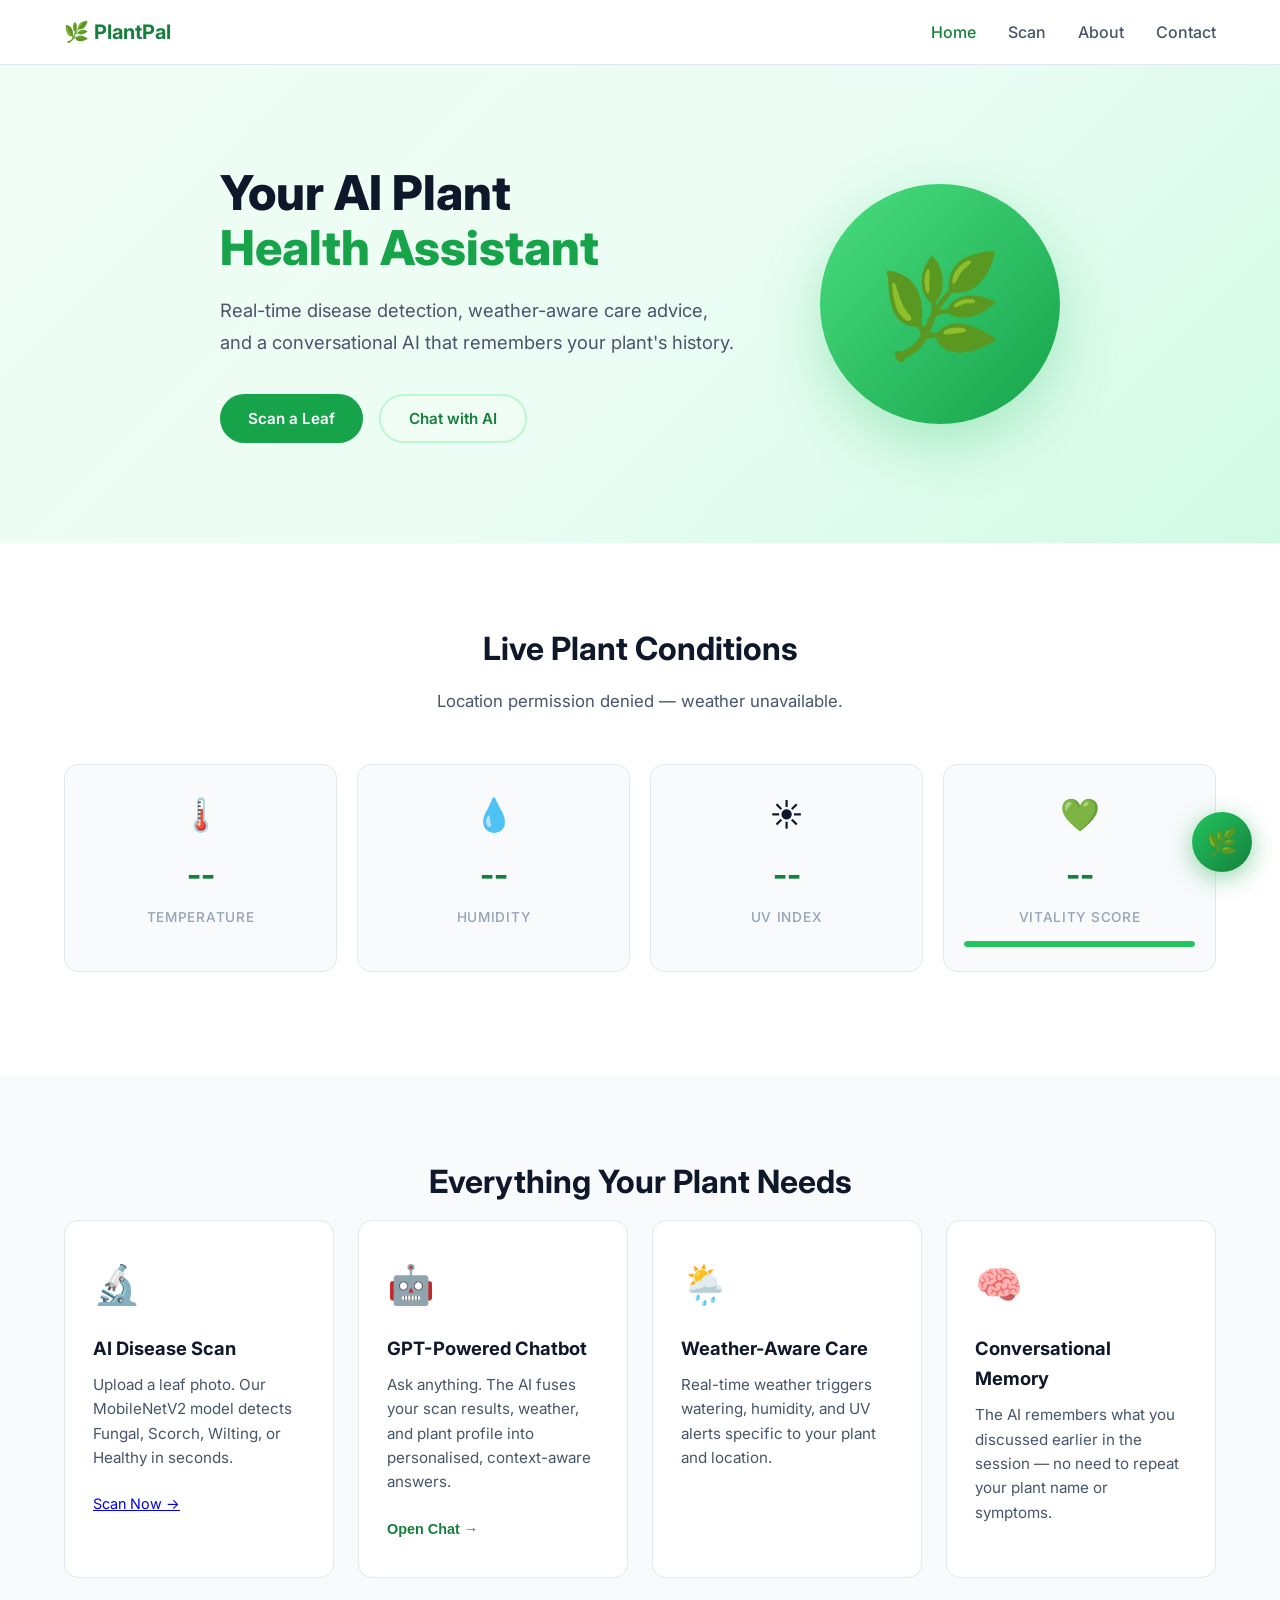
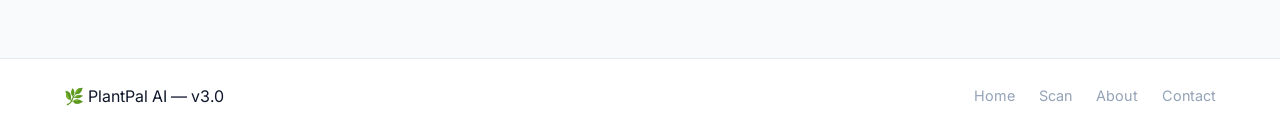
<file: frontend/index.html>
<!DOCTYPE html>
<html lang="en">
<head>
  <meta charset="UTF-8" />
  <meta name="viewport" content="width=device-width, initial-scale=1.0" />
  <title>PlantPal — AI Plant Health Assistant</title>
  <link rel="stylesheet" href="css/main.css" />
  <link rel="stylesheet" href="css/chatbot.css" />
  <link rel="preconnect" href="https://fonts.googleapis.com" />
  <link href="https://fonts.googleapis.com/css2?family=Inter:wght@300;400;500;600;700&display=swap" rel="stylesheet" />
</head>
<body>

<!-- NAV -->
<nav class="navbar">
  <div class="nav-inner">
    <a href="index.html" class="nav-logo">🌿 PlantPal</a>
    <ul class="nav-links">
      <li><a href="index.html" class="active">Home</a></li>
      <li><a href="scanner.html">Scan</a></li>
      <li><a href="about.html">About</a></li>
      <li><a href="contact.html">Contact</a></li>
    </ul>
    <button class="nav-toggle" id="nav-toggle" aria-label="Menu">☰</button>
  </div>
</nav>

<!-- HERO -->
<section class="hero">
  <div class="hero-content">
    <h1>Your AI Plant<br /><span class="hero-accent">Health Assistant</span></h1>
    <p>Real-time disease detection, weather-aware care advice, and a conversational AI that remembers your plant's history.</p>
    <div class="hero-cta">
      <a href="scanner.html" class="btn btn-primary">Scan a Leaf</a>
      <button class="btn btn-secondary" id="hero-chat-btn">Chat with AI</button>
    </div>
  </div>
  <div class="hero-visual">
    <div class="hero-card">🌿</div>
  </div>
</section>

<!-- WEATHER DASHBOARD -->
<section class="section weather-section" id="weather-section">
  <div class="container">
    <h2 class="section-title">Live Plant Conditions</h2>
    <p class="section-sub" id="weather-location-label">Detecting your location…</p>
    <div class="weather-grid" id="weather-grid">
      <div class="weather-card" id="wc-temp">
        <div class="wc-icon">🌡️</div>
        <div class="wc-value" id="w-temp">--</div>
        <div class="wc-label">Temperature</div>
      </div>
      <div class="weather-card" id="wc-hum">
        <div class="wc-icon">💧</div>
        <div class="wc-value" id="w-hum">--</div>
        <div class="wc-label">Humidity</div>
      </div>
      <div class="weather-card" id="wc-uv">
        <div class="wc-icon">☀️</div>
        <div class="wc-value" id="w-uv">--</div>
        <div class="wc-label">UV Index</div>
      </div>
      <div class="weather-card vitality-card">
        <div class="wc-icon">💚</div>
        <div class="wc-value" id="w-vitality">--</div>
        <div class="wc-label">Vitality Score</div>
        <div class="vitality-bar-wrap">
          <div class="vitality-bar" id="vitality-bar"></div>
        </div>
      </div>
    </div>
    <div class="weather-risks" id="weather-risks"></div>
  </div>
</section>

<!-- QUICK FEATURES -->
<section class="section features-section">
  <div class="container">
    <h2 class="section-title">Everything Your Plant Needs</h2>
    <div class="features-grid">
      <div class="feature-card">
        <div class="feature-icon">🔬</div>
        <h3>AI Disease Scan</h3>
        <p>Upload a leaf photo. Our MobileNetV2 model detects Fungal, Scorch, Wilting, or Healthy in seconds.</p>
        <a href="scanner.html" class="feature-link">Scan Now →</a>
      </div>
      <div class="feature-card">
        <div class="feature-icon">🤖</div>
        <h3>GPT-Powered Chatbot</h3>
        <p>Ask anything. The AI fuses your scan results, weather, and plant profile into personalised, context-aware answers.</p>
        <button class="feature-link btn-link" id="feature-chat-btn">Open Chat →</button>
      </div>
      <div class="feature-card">
        <div class="feature-icon">🌦️</div>
        <h3>Weather-Aware Care</h3>
        <p>Real-time weather triggers watering, humidity, and UV alerts specific to your plant and location.</p>
      </div>
      <div class="feature-card">
        <div class="feature-icon">🧠</div>
        <h3>Conversational Memory</h3>
        <p>The AI remembers what you discussed earlier in the session — no need to repeat your plant name or symptoms.</p>
      </div>
    </div>
  </div>
</section>

<!-- CHATBOT -->
<div class="chatbot-overlay" id="chatbot-overlay"></div>
<div class="chatbot-panel" id="chatbot-panel" aria-label="PlantPal Chat">
  <div class="chatbot-header">
    <div class="chatbot-header-left">
      <span class="chatbot-avatar">🌿</span>
      <div>
        <div class="chatbot-title">PlantPal AI</div>
        <div class="chatbot-status" id="chatbot-status">Online</div>
      </div>
    </div>
    <div class="chatbot-header-right">
      <button class="chatbot-clear-btn" id="clear-chat" title="New conversation">↺</button>
      <button class="chatbot-close-btn" id="chatbot-close" title="Close">✕</button>
    </div>
  </div>

  <div class="chatbot-plant-bar" id="chatbot-plant-bar">
    <label for="plant-select">Your plant:</label>
    <select id="plant-select">
      <option value="">— Select plant —</option>
      <option value="monstera">Monstera</option>
      <option value="snake_plant">Snake Plant</option>
      <option value="pothos">Pothos</option>
      <option value="aloe_vera">Aloe Vera</option>
      <option value="peace_lily">Peace Lily</option>
      <option value="zz_plant">ZZ Plant</option>
      <option value="fiddle_leaf_fig">Fiddle Leaf Fig</option>
      <option value="spider_plant">Spider Plant</option>
      <option value="succulent">Succulent</option>
    </select>
  </div>

  <div class="chatbot-messages" id="chatbot-messages">
    <div class="chat-msg assistant">
      <span class="chat-bubble">
        Hi! I'm your AI Plant Agronomist. 🌿 Select your plant above and ask me anything — watering, disease, weather care, you name it. I'll remember what we discuss!
      </span>
    </div>
  </div>

  <div class="chatbot-suggestions" id="chatbot-suggestions">
    <button class="suggestion-chip" data-msg="How often should I water?">💧 Watering schedule</button>
    <button class="suggestion-chip" data-msg="Why are my leaves turning yellow?">🍂 Yellowing leaves</button>
    <button class="suggestion-chip" data-msg="What's the ideal humidity for my plant?">💨 Humidity guide</button>
    <button class="suggestion-chip" data-msg="My plant looks like it's dying, help!">🚨 Emergency help</button>
  </div>

  <div class="chatbot-input-row">
    <input type="text" id="chatbot-input" class="chatbot-input" placeholder="Ask about your plant…" autocomplete="off" />
    <button class="chatbot-send-btn" id="chatbot-send" aria-label="Send">➤</button>
  </div>
</div>

<!-- FAB -->
<button class="chat-fab" id="chat-fab" title="Open PlantPal Chat">
  <span class="fab-icon">🌿</span>
  <span class="fab-badge" id="fab-badge"></span>
</button>

<footer class="footer">
  <div class="container footer-inner">
    <span>🌿 PlantPal AI — v3.0</span>
    <nav class="footer-links">
      <a href="index.html">Home</a>
      <a href="scanner.html">Scan</a>
      <a href="about.html">About</a>
      <a href="contact.html">Contact</a>
    </nav>
  </div>
</footer>

<script src="js/chatbot.js"></script>
<script src="js/weather.js"></script>
<script>
  // Nav toggle
  document.getElementById("nav-toggle").addEventListener("click", () => {
    document.querySelector(".nav-links").classList.toggle("open");
  });

  // Hero / feature buttons → open chat
  ["hero-chat-btn","feature-chat-btn"].forEach(id => {
    const btn = document.getElementById(id);
    if (btn) btn.addEventListener("click", () => window.PlantPalChat && window.PlantPalChat.open());
  });
</script>
</body>
</html>
</file>
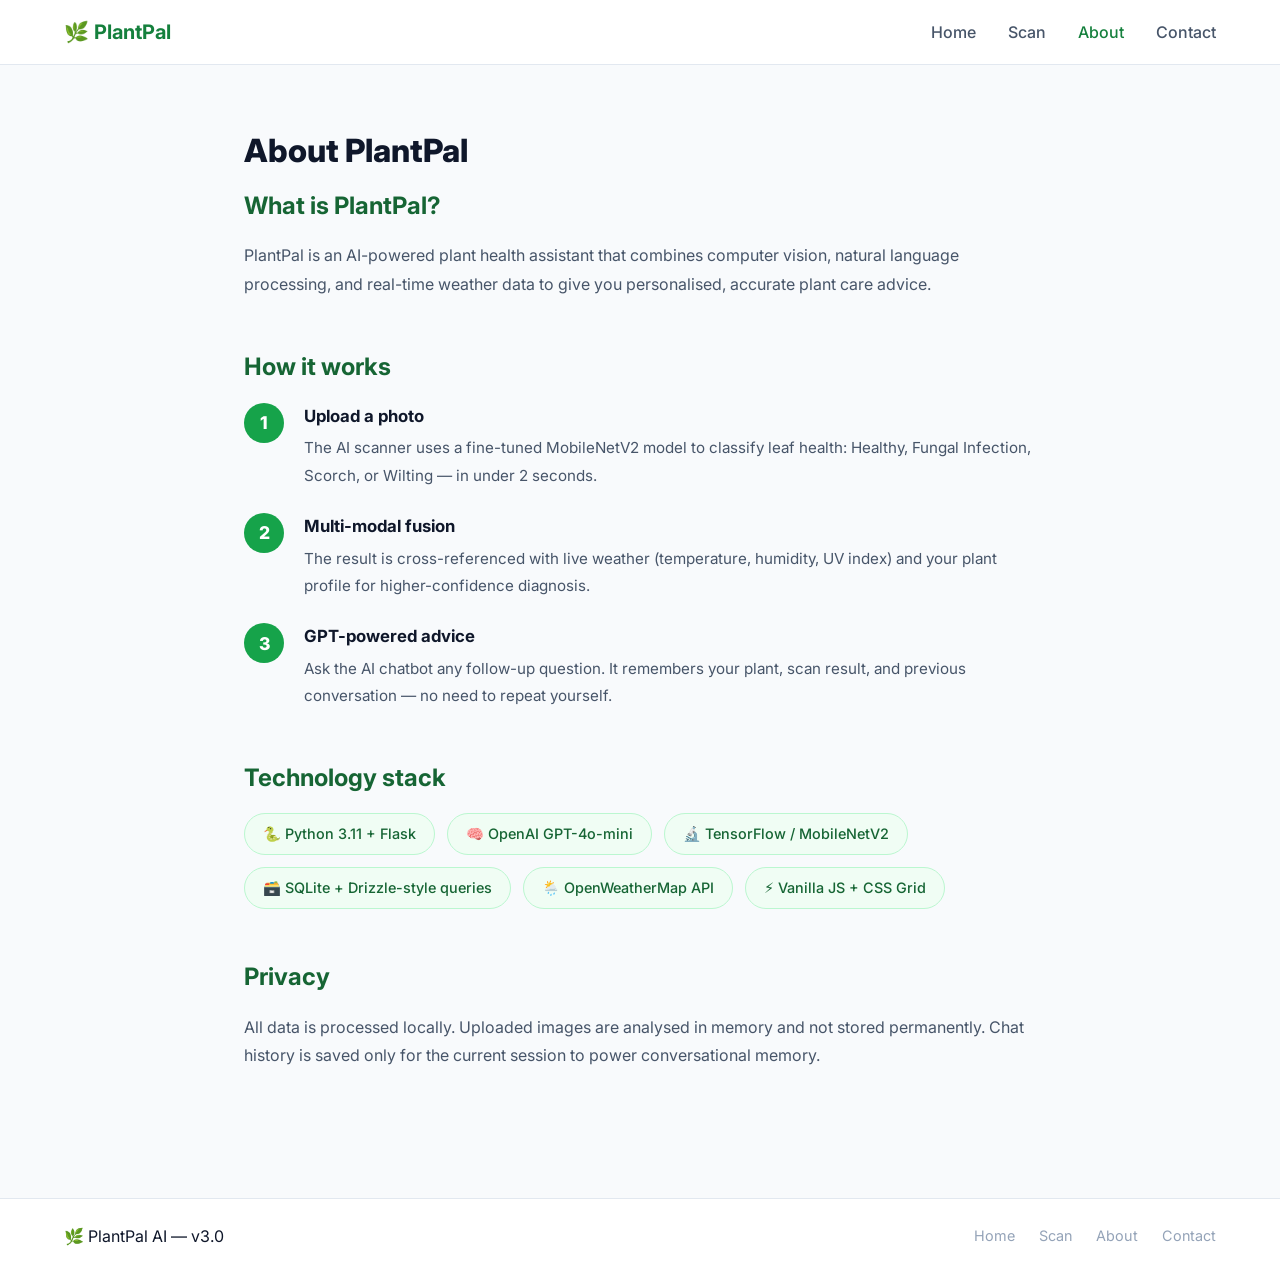
<file: frontend/about.html>
<!DOCTYPE html>
<html lang="en">
<head>
  <meta charset="UTF-8" />
  <meta name="viewport" content="width=device-width, initial-scale=1.0" />
  <title>PlantPal — About</title>
  <link rel="stylesheet" href="css/main.css" />
  <link href="https://fonts.googleapis.com/css2?family=Inter:wght@300;400;500;600;700&display=swap" rel="stylesheet" />
</head>
<body>
<nav class="navbar">
  <div class="nav-inner">
    <a href="index.html" class="nav-logo">🌿 PlantPal</a>
    <ul class="nav-links">
      <li><a href="index.html">Home</a></li>
      <li><a href="scanner.html">Scan</a></li>
      <li><a href="about.html" class="active">About</a></li>
      <li><a href="contact.html">Contact</a></li>
    </ul>
    <button class="nav-toggle" id="nav-toggle">☰</button>
  </div>
</nav>

<main class="container page-content">
  <h1 class="page-title">About PlantPal</h1>

  <section class="about-section">
    <h2>What is PlantPal?</h2>
    <p>PlantPal is an AI-powered plant health assistant that combines computer vision, natural language processing, and real-time weather data to give you personalised, accurate plant care advice.</p>
  </section>

  <section class="about-section">
    <h2>How it works</h2>
    <div class="how-grid">
      <div class="how-step">
        <div class="how-num">1</div>
        <div>
          <h3>Upload a photo</h3>
          <p>The AI scanner uses a fine-tuned MobileNetV2 model to classify leaf health: Healthy, Fungal Infection, Scorch, or Wilting — in under 2 seconds.</p>
        </div>
      </div>
      <div class="how-step">
        <div class="how-num">2</div>
        <div>
          <h3>Multi-modal fusion</h3>
          <p>The result is cross-referenced with live weather (temperature, humidity, UV index) and your plant profile for higher-confidence diagnosis.</p>
        </div>
      </div>
      <div class="how-step">
        <div class="how-num">3</div>
        <div>
          <h3>GPT-powered advice</h3>
          <p>Ask the AI chatbot any follow-up question. It remembers your plant, scan result, and previous conversation — no need to repeat yourself.</p>
        </div>
      </div>
    </div>
  </section>

  <section class="about-section">
    <h2>Technology stack</h2>
    <div class="tech-grid">
      <div class="tech-pill">🐍 Python 3.11 + Flask</div>
      <div class="tech-pill">🧠 OpenAI GPT-4o-mini</div>
      <div class="tech-pill">🔬 TensorFlow / MobileNetV2</div>
      <div class="tech-pill">🗃️ SQLite + Drizzle-style queries</div>
      <div class="tech-pill">🌦️ OpenWeatherMap API</div>
      <div class="tech-pill">⚡ Vanilla JS + CSS Grid</div>
    </div>
  </section>

  <section class="about-section">
    <h2>Privacy</h2>
    <p>All data is processed locally. Uploaded images are analysed in memory and not stored permanently. Chat history is saved only for the current session to power conversational memory.</p>
  </section>
</main>

<footer class="footer">
  <div class="container footer-inner">
    <span>🌿 PlantPal AI — v3.0</span>
    <nav class="footer-links">
      <a href="index.html">Home</a>
      <a href="scanner.html">Scan</a>
      <a href="about.html">About</a>
      <a href="contact.html">Contact</a>
    </nav>
  </div>
</footer>
<script>
  document.getElementById("nav-toggle").addEventListener("click", () => {
    document.querySelector(".nav-links").classList.toggle("open");
  });
</script>
</body>
</html>
</file>
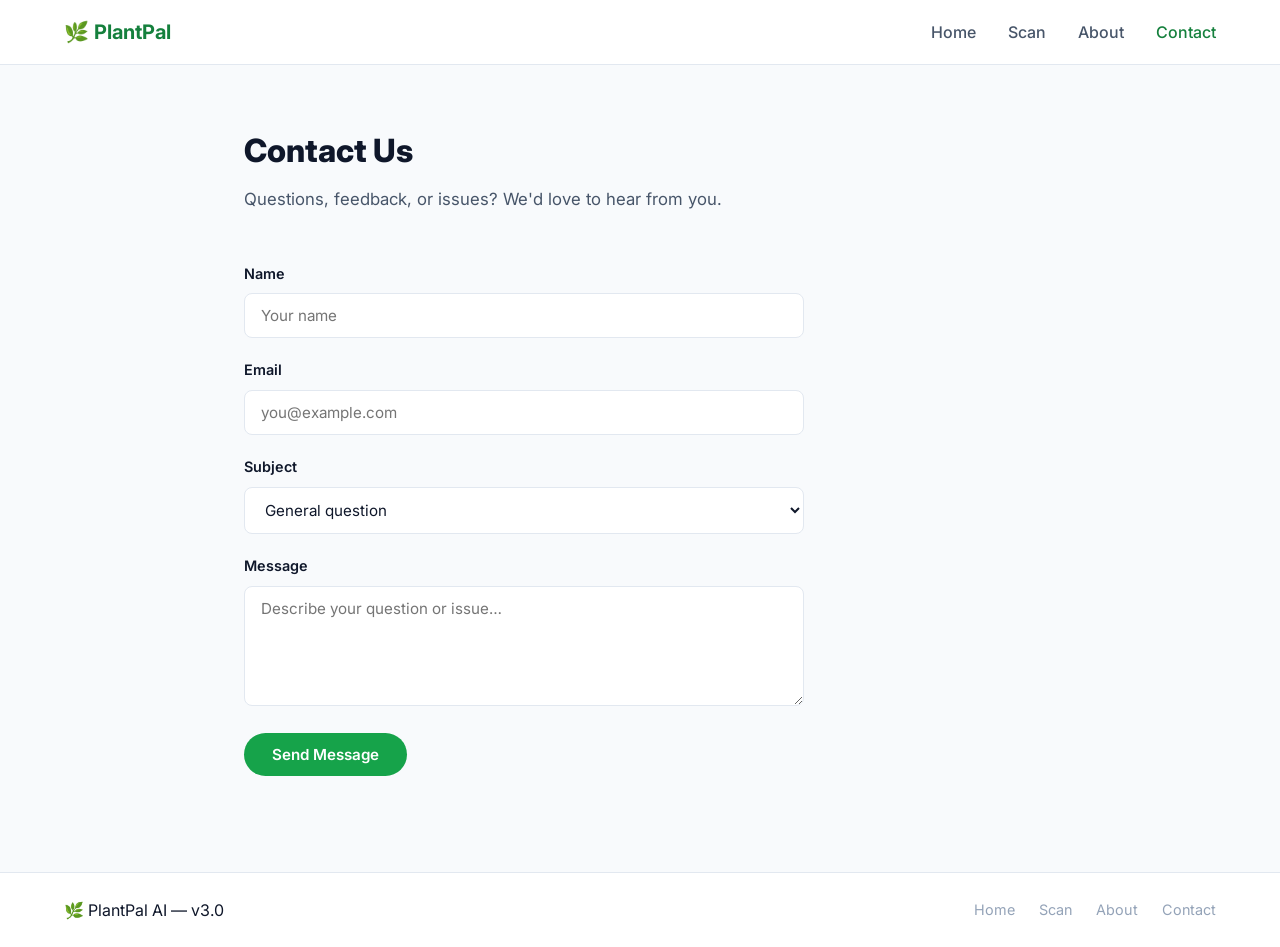
<file: frontend/contact.html>
<!DOCTYPE html>
<html lang="en">
<head>
  <meta charset="UTF-8" />
  <meta name="viewport" content="width=device-width, initial-scale=1.0" />
  <title>PlantPal — Contact</title>
  <link rel="stylesheet" href="css/main.css" />
  <link href="https://fonts.googleapis.com/css2?family=Inter:wght@300;400;500;600;700&display=swap" rel="stylesheet" />
</head>
<body>
<nav class="navbar">
  <div class="nav-inner">
    <a href="index.html" class="nav-logo">🌿 PlantPal</a>
    <ul class="nav-links">
      <li><a href="index.html">Home</a></li>
      <li><a href="scanner.html">Scan</a></li>
      <li><a href="about.html">About</a></li>
      <li><a href="contact.html" class="active">Contact</a></li>
    </ul>
    <button class="nav-toggle" id="nav-toggle">☰</button>
  </div>
</nav>

<main class="container page-content">
  <h1 class="page-title">Contact Us</h1>
  <p class="page-sub">Questions, feedback, or issues? We'd love to hear from you.</p>

  <form class="contact-form" id="contact-form" novalidate>
    <div class="form-group">
      <label for="cf-name">Name</label>
      <input type="text" id="cf-name" class="form-input" placeholder="Your name" required />
    </div>
    <div class="form-group">
      <label for="cf-email">Email</label>
      <input type="email" id="cf-email" class="form-input" placeholder="you@example.com" required />
    </div>
    <div class="form-group">
      <label for="cf-subject">Subject</label>
      <select id="cf-subject" class="form-input">
        <option>General question</option>
        <option>Bug report</option>
        <option>Feature request</option>
        <option>Other</option>
      </select>
    </div>
    <div class="form-group">
      <label for="cf-msg">Message</label>
      <textarea id="cf-msg" class="form-input form-textarea" placeholder="Describe your question or issue…" required></textarea>
    </div>
    <button type="submit" class="btn btn-primary">Send Message</button>
    <div class="form-feedback" id="form-feedback"></div>
  </form>
</main>

<footer class="footer">
  <div class="container footer-inner">
    <span>🌿 PlantPal AI — v3.0</span>
    <nav class="footer-links">
      <a href="index.html">Home</a>
      <a href="scanner.html">Scan</a>
      <a href="about.html">About</a>
      <a href="contact.html">Contact</a>
    </nav>
  </div>
</footer>
<script>
  document.getElementById("nav-toggle").addEventListener("click", () => {
    document.querySelector(".nav-links").classList.toggle("open");
  });
  document.getElementById("contact-form").addEventListener("submit", e => {
    e.preventDefault();
    const fb = document.getElementById("form-feedback");
    fb.textContent = "✅ Thank you! We'll get back to you within 24 hours.";
    fb.style.color = "var(--green-600)";
    e.target.reset();
  });
</script>
</body>
</html>
</file>
<file: frontend/css/main.css>
/* ── PlantPal Main Stylesheet ── */
:root {
  --green-50:  #f0fdf4;
  --green-100: #dcfce7;
  --green-200: #bbf7d0;
  --green-400: #4ade80;
  --green-500: #22c55e;
  --green-600: #16a34a;
  --green-700: #15803d;
  --green-800: #166534;
  --emerald:   #10b981;
  --teal:      #0d9488;
  --text-primary: #0f172a;
  --text-secondary: #475569;
  --text-muted:  #94a3b8;
  --bg-base:   #ffffff;
  --bg-subtle: #f8fafc;
  --bg-card:   #ffffff;
  --border:    #e2e8f0;
  --shadow-sm: 0 1px 3px rgba(0,0,0,.08);
  --shadow-md: 0 4px 16px rgba(0,0,0,.10);
  --shadow-lg: 0 8px 32px rgba(0,0,0,.12);
  --radius-sm: 8px;
  --radius-md: 14px;
  --radius-lg: 20px;
  --radius-xl: 28px;
  --font: 'Inter', system-ui, sans-serif;
  --transition: .22s ease;
}

*, *::before, *::after { box-sizing: border-box; margin: 0; padding: 0; }

html { scroll-behavior: smooth; font-size: 16px; }

body {
  font-family: var(--font);
  background: var(--bg-subtle);
  color: var(--text-primary);
  line-height: 1.65;
  min-height: 100vh;
}

/* ── Utilities ── */
.container { max-width: 1200px; margin: 0 auto; padding: 0 24px; }

.btn {
  display: inline-flex; align-items: center; justify-content: center; gap: 8px;
  padding: 12px 28px; border-radius: 100px; border: none; cursor: pointer;
  font-family: var(--font); font-size: .95rem; font-weight: 600;
  transition: all var(--transition); text-decoration: none; white-space: nowrap;
}
.btn-primary { background: var(--green-600); color: #fff; }
.btn-primary:hover { background: var(--green-700); transform: translateY(-1px); box-shadow: 0 6px 20px rgba(22,163,74,.35); }
.btn-primary:disabled { background: var(--green-200); cursor: not-allowed; transform: none; box-shadow: none; }
.btn-secondary { background: var(--green-50); color: var(--green-700); border: 2px solid var(--green-200); }
.btn-secondary:hover { background: var(--green-100); transform: translateY(-1px); }
.btn-outline { background: transparent; color: var(--text-primary); border: 2px solid var(--border); }
.btn-outline:hover { border-color: var(--green-400); color: var(--green-700); }
.btn-link { background: none; border: none; color: var(--green-700); font-weight: 600; cursor: pointer; padding: 0; font-size: inherit; }
.btn-link:hover { color: var(--green-600); text-decoration: underline; }

.section { padding: 80px 0; }
.section-title { font-size: 2rem; font-weight: 700; text-align: center; margin-bottom: 12px; }
.section-sub { text-align: center; color: var(--text-secondary); margin-bottom: 48px; font-size: 1.05rem; }

/* ── Navbar ── */
.navbar {
  position: sticky; top: 0; z-index: 900;
  background: rgba(255,255,255,.92); backdrop-filter: blur(12px);
  border-bottom: 1px solid var(--border);
}
.nav-inner {
  max-width: 1200px; margin: 0 auto; padding: 0 24px;
  display: flex; align-items: center; justify-content: space-between; height: 64px;
}
.nav-logo { font-size: 1.25rem; font-weight: 700; color: var(--green-700); text-decoration: none; }
.nav-links { list-style: none; display: flex; gap: 32px; }
.nav-links a { text-decoration: none; color: var(--text-secondary); font-weight: 500; transition: color var(--transition); }
.nav-links a:hover, .nav-links a.active { color: var(--green-700); }
.nav-toggle { display: none; background: none; border: none; font-size: 1.4rem; cursor: pointer; }

/* ── Hero ── */
.hero {
  background: linear-gradient(135deg, var(--green-50) 0%, #ecfdf5 50%, #d1fae5 100%);
  padding: 100px 24px;
  display: flex; align-items: center; justify-content: center; gap: 80px; flex-wrap: wrap;
}
.hero-content { max-width: 520px; }
.hero h1 { font-size: 3rem; font-weight: 800; line-height: 1.15; margin-bottom: 20px; color: var(--text-primary); }
.hero-accent { color: var(--green-600); }
.hero p { font-size: 1.15rem; color: var(--text-secondary); margin-bottom: 36px; line-height: 1.7; }
.hero-cta { display: flex; gap: 16px; flex-wrap: wrap; }
.hero-visual { flex-shrink: 0; }
.hero-card {
  width: 240px; height: 240px; border-radius: 50%;
  background: linear-gradient(135deg, var(--green-400), var(--green-600));
  display: flex; align-items: center; justify-content: center;
  font-size: 100px;
  box-shadow: 0 20px 60px rgba(34,197,94,.3);
  animation: float 4s ease-in-out infinite;
}
@keyframes float { 0%,100% { transform: translateY(0); } 50% { transform: translateY(-14px); } }

/* ── Weather Section ── */
.weather-section { background: var(--bg-base); }
.weather-grid { display: grid; grid-template-columns: repeat(auto-fit, minmax(180px, 1fr)); gap: 20px; margin-bottom: 24px; }
.weather-card {
  background: var(--bg-subtle); border: 1px solid var(--border);
  border-radius: var(--radius-md); padding: 24px 20px; text-align: center;
  transition: all var(--transition);
}
.weather-card:hover { transform: translateY(-3px); box-shadow: var(--shadow-md); }
.wc-icon { font-size: 2rem; margin-bottom: 8px; }
.wc-value { font-size: 2rem; font-weight: 700; color: var(--green-700); margin-bottom: 4px; }
.wc-label { font-size: .85rem; color: var(--text-muted); font-weight: 500; text-transform: uppercase; letter-spacing: .05em; }
.vitality-bar-wrap { height: 6px; background: var(--border); border-radius: 3px; margin-top: 12px; overflow: hidden; }
.vitality-bar { height: 100%; border-radius: 3px; background: var(--green-500); transition: width 1s ease; }
.weather-risks { display: flex; flex-direction: column; gap: 10px; }
.risk-item {
  padding: 12px 16px; border-radius: var(--radius-sm); font-size: .9rem; font-weight: 500;
  display: flex; gap: 10px; align-items: flex-start;
}
.risk-critical { background: #fef2f2; color: #dc2626; border: 1px solid #fecaca; }
.risk-high     { background: #fff7ed; color: #ea580c; border: 1px solid #fed7aa; }
.risk-moderate { background: #fffbeb; color: #d97706; border: 1px solid #fde68a; }

/* ── Features ── */
.features-section { background: var(--bg-subtle); }
.features-grid { display: grid; grid-template-columns: repeat(auto-fit, minmax(240px, 1fr)); gap: 24px; }
.feature-card {
  background: var(--bg-card); border: 1px solid var(--border);
  border-radius: var(--radius-md); padding: 32px 28px;
  transition: all var(--transition);
}
.feature-card:hover { transform: translateY(-4px); box-shadow: var(--shadow-md); border-color: var(--green-200); }
.feature-icon { font-size: 2.4rem; margin-bottom: 16px; }
.feature-card h3 { font-size: 1.15rem; font-weight: 700; margin-bottom: 10px; }
.feature-card p { color: var(--text-secondary); font-size: .95rem; margin-bottom: 20px; line-height: 1.6; }
.feature-link { font-size: .9rem; }

/* ── Scanner Page ── */
.scanner-main { padding: 60px 24px 80px; }
.page-title { font-size: 2rem; font-weight: 800; margin-bottom: 8px; }
.page-sub { color: var(--text-secondary); margin-bottom: 48px; font-size: 1.05rem; }
.scanner-grid { display: grid; grid-template-columns: 1fr 1fr; gap: 32px; }
@media (max-width: 768px) { .scanner-grid { grid-template-columns: 1fr; } }

.drop-zone {
  border: 2px dashed var(--green-400); border-radius: var(--radius-md);
  padding: 48px 24px; text-align: center; cursor: pointer; transition: all var(--transition);
  background: var(--green-50);
}
.drop-zone:hover, .drop-zone.drag-over { background: var(--green-100); border-color: var(--green-600); }
.drop-zone-icon { font-size: 3rem; margin-bottom: 16px; }
.drop-zone-text { font-size: 1rem; color: var(--text-secondary); margin-bottom: 8px; }
.drop-link { color: var(--green-700); font-weight: 600; cursor: pointer; text-decoration: underline; }
.drop-zone-hint { font-size: .8rem; color: var(--text-muted); }

.preview-container { position: relative; text-align: center; margin-top: 20px; }
.preview-img { max-width: 100%; max-height: 300px; border-radius: var(--radius-md); box-shadow: var(--shadow-md); }
.remove-img-btn { margin-top: 12px; font-size: .85rem; padding: 8px 16px; }

.scan-options { margin: 20px 0; }
.scan-options label { display: block; font-weight: 600; margin-bottom: 8px; font-size: .9rem; }
.scan-select { width: 100%; padding: 10px 14px; border: 1px solid var(--border); border-radius: var(--radius-sm); font-family: var(--font); font-size: .95rem; background: var(--bg-base); color: var(--text-primary); cursor: pointer; }
.scan-btn { width: 100%; margin-top: 8px; }

.result-panel { background: var(--bg-card); border: 1px solid var(--border); border-radius: var(--radius-md); padding: 32px; min-height: 320px; display: flex; flex-direction: column; justify-content: center; }
.result-placeholder { text-align: center; color: var(--text-muted); }
.result-placeholder-icon { font-size: 3rem; margin-bottom: 16px; }

.result-header { display: flex; align-items: center; justify-content: space-between; margin-bottom: 16px; }
.result-badge { font-size: 1.2rem; font-weight: 800; padding: 6px 18px; border-radius: 100px; }
.badge-healthy  { background: var(--green-100); color: var(--green-700); }
.badge-fungal   { background: #fce7f3; color: #9d174d; }
.badge-wilting  { background: #eff6ff; color: #1d4ed8; }
.badge-scorch   { background: #fff7ed; color: #c2410c; }
.result-conf { font-size: 1.5rem; font-weight: 700; color: var(--text-secondary); }

.confidence-bar-wrap { height: 8px; background: var(--border); border-radius: 4px; margin-bottom: 20px; overflow: hidden; }
.confidence-bar { height: 100%; border-radius: 4px; transition: width 1s ease; }
.bar-healthy { background: var(--green-500); }
.bar-fungal  { background: #ec4899; }
.bar-wilting { background: #3b82f6; }
.bar-scorch  { background: #f97316; }

.result-class-breakdown { display: flex; flex-direction: column; gap: 8px; margin-bottom: 20px; }
.breakdown-row { display: flex; justify-content: space-between; font-size: .85rem; }
.breakdown-bar-wrap { flex: 1; margin: 0 12px; background: var(--border); border-radius: 3px; height: 6px; overflow: hidden; display: flex; align-items: center; }
.breakdown-bar-fill { height: 100%; border-radius: 3px; background: var(--green-400); transition: width .8s ease; }

.result-diagnosis-box { background: var(--bg-subtle); border-radius: var(--radius-sm); padding: 16px; margin-bottom: 16px; font-size: .95rem; line-height: 1.65; color: var(--text-secondary); }
.multi-modal-box { display: flex; gap: 10px; align-items: flex-start; background: #f0fdf4; border: 1px solid var(--green-200); border-radius: var(--radius-sm); padding: 12px 16px; margin-bottom: 16px; font-size: .9rem; font-weight: 600; color: var(--green-800); }
.result-risks { display: flex; flex-direction: column; gap: 8px; margin-bottom: 20px; }
.ask-ai-btn { width: 100%; }

.scan-loading { display: flex; flex-direction: column; align-items: center; gap: 16px; }
.loading-spinner { width: 44px; height: 44px; border: 4px solid var(--green-100); border-top-color: var(--green-600); border-radius: 50%; animation: spin .8s linear infinite; }
@keyframes spin { to { transform: rotate(360deg); } }

.scan-error { text-align: center; }
.error-icon { font-size: 2.5rem; margin-bottom: 12px; }

.scan-history { margin-top: 24px; }
.history-title { font-weight: 700; margin-bottom: 12px; font-size: 1rem; }
.history-card {
  background: var(--bg-card); border: 1px solid var(--border); border-radius: var(--radius-sm);
  padding: 14px 16px; display: flex; justify-content: space-between; align-items: center; margin-bottom: 10px;
}
.history-label { font-weight: 600; }
.history-time { font-size: .8rem; color: var(--text-muted); }

/* ── About / Contact ── */
.page-content { padding: 60px 24px 80px; max-width: 840px; }
.about-section { margin-bottom: 48px; }
.about-section h2 { font-size: 1.5rem; font-weight: 700; margin-bottom: 16px; color: var(--green-800); }
.about-section p { color: var(--text-secondary); line-height: 1.8; }
.how-grid { display: flex; flex-direction: column; gap: 24px; }
.how-step { display: flex; gap: 20px; }
.how-num { width: 40px; height: 40px; border-radius: 50%; background: var(--green-600); color: #fff; font-weight: 800; display: flex; align-items: center; justify-content: center; flex-shrink: 0; font-size: 1.1rem; }
.how-step h3 { font-size: 1.05rem; font-weight: 700; margin-bottom: 4px; }
.how-step p { font-size: .95rem; color: var(--text-secondary); }
.tech-grid { display: flex; flex-wrap: wrap; gap: 12px; }
.tech-pill { background: var(--green-50); border: 1px solid var(--green-200); color: var(--green-800); border-radius: 100px; padding: 8px 18px; font-size: .9rem; font-weight: 500; }

.contact-form { max-width: 560px; margin-top: 32px; }
.form-group { margin-bottom: 20px; }
.form-group label { display: block; font-weight: 600; margin-bottom: 8px; font-size: .9rem; }
.form-input { width: 100%; padding: 12px 16px; border: 1px solid var(--border); border-radius: var(--radius-sm); font-family: var(--font); font-size: .95rem; background: var(--bg-base); color: var(--text-primary); transition: border-color var(--transition); }
.form-input:focus { outline: none; border-color: var(--green-500); box-shadow: 0 0 0 3px rgba(34,197,94,.12); }
.form-textarea { min-height: 120px; resize: vertical; }
.form-feedback { margin-top: 16px; font-size: .95rem; }

/* ── Footer ── */
.footer { background: var(--bg-card); border-top: 1px solid var(--border); padding: 24px 0; }
.footer-inner { display: flex; align-items: center; justify-content: space-between; flex-wrap: wrap; gap: 16px; }
.footer-links { display: flex; gap: 24px; }
.footer-links a { color: var(--text-muted); text-decoration: none; font-size: .9rem; transition: color var(--transition); }
.footer-links a:hover { color: var(--green-700); }

/* ── Responsive ── */
@media (max-width: 768px) {
  .nav-links { display: none; flex-direction: column; position: absolute; top: 64px; left: 0; right: 0; background: #fff; padding: 16px 24px; border-bottom: 1px solid var(--border); gap: 16px; }
  .nav-links.open { display: flex; }
  .nav-toggle { display: block; }
  .hero { padding: 60px 24px; gap: 40px; }
  .hero h1 { font-size: 2.2rem; }
  .hero-card { width: 160px; height: 160px; font-size: 64px; }
  .section { padding: 52px 0; }
  .section-title { font-size: 1.6rem; }
  .weather-grid { grid-template-columns: repeat(2, 1fr); }
  .footer-inner { flex-direction: column; align-items: flex-start; }
}
@media (max-width: 420px) {
  .weather-grid { grid-template-columns: 1fr 1fr; }
  .hero-cta { flex-direction: column; }
}
</file>
<file: frontend/css/chatbot.css>
/* ── PlantPal Chatbot Stylesheet ── */

/* FAB */
.chat-fab {
  position: fixed; bottom: 28px; right: 28px; z-index: 800;
  width: 60px; height: 60px; border-radius: 50%;
  background: linear-gradient(135deg, var(--green-500), var(--green-700));
  border: none; cursor: pointer;
  box-shadow: 0 6px 24px rgba(22,163,74,.45);
  transition: all .22s ease;
  display: flex; align-items: center; justify-content: center;
}
.chat-fab:hover { transform: scale(1.1) translateY(-2px); box-shadow: 0 10px 32px rgba(22,163,74,.5); }
.fab-icon { font-size: 1.6rem; }
.fab-badge {
  position: absolute; top: 4px; right: 4px;
  width: 14px; height: 14px; border-radius: 50%;
  background: #ef4444; border: 2px solid #fff;
  display: none;
}
.fab-badge.visible { display: block; }

/* Overlay */
.chatbot-overlay {
  display: none; position: fixed; inset: 0;
  background: rgba(15,23,42,.3); backdrop-filter: blur(4px);
  z-index: 999; opacity: 0; transition: opacity .22s ease;
}
.chatbot-overlay.open { display: block; opacity: 1; }

/* Panel */
.chatbot-panel {
  position: fixed; bottom: 104px; right: 28px; z-index: 1000;
  width: 400px; max-height: 82vh;
  background: #fff; border-radius: 20px;
  box-shadow: 0 20px 60px rgba(0,0,0,.18), 0 0 0 1px rgba(0,0,0,.06);
  display: flex; flex-direction: column;
  transform: translateY(20px) scale(.96); opacity: 0;
  pointer-events: none; transition: all .28s cubic-bezier(.34,1.3,.64,1);
  overflow: hidden;
}
.chatbot-panel.open { transform: translateY(0) scale(1); opacity: 1; pointer-events: all; }

/* Header */
.chatbot-header {
  display: flex; align-items: center; justify-content: space-between;
  padding: 16px 20px; border-bottom: 1px solid #e2e8f0;
  background: linear-gradient(135deg, #f0fdf4, #dcfce7);
}
.chatbot-header-left { display: flex; align-items: center; gap: 12px; }
.chatbot-avatar { font-size: 1.8rem; }
.chatbot-title { font-weight: 700; font-size: 1rem; color: #15803d; }
.chatbot-status { font-size: .76rem; color: #16a34a; display: flex; align-items: center; gap: 5px; }
.chatbot-status::before { content: ''; width: 7px; height: 7px; border-radius: 50%; background: #22c55e; display: inline-block; animation: pulse-dot 2s infinite; }
@keyframes pulse-dot { 0%,100% { opacity: 1; } 50% { opacity: .4; } }

.chatbot-header-right { display: flex; gap: 8px; align-items: center; }
.chatbot-clear-btn, .chatbot-close-btn {
  width: 32px; height: 32px; border-radius: 50%; border: 1px solid #d1fae5;
  background: rgba(255,255,255,.7); cursor: pointer; font-size: 1rem;
  display: flex; align-items: center; justify-content: center;
  transition: all .18s ease; color: #15803d;
}
.chatbot-clear-btn:hover, .chatbot-close-btn:hover { background: #fff; transform: scale(1.1); }

/* Plant bar */
.chatbot-plant-bar {
  display: flex; align-items: center; gap: 10px; padding: 10px 16px;
  border-bottom: 1px solid #f1f5f9; background: #fafafa; font-size: .85rem;
}
.chatbot-plant-bar label { font-weight: 600; color: #475569; white-space: nowrap; }
.chatbot-plant-bar select {
  flex: 1; padding: 6px 10px; border: 1px solid #e2e8f0; border-radius: 8px;
  font-size: .85rem; background: #fff; cursor: pointer;
  font-family: var(--font); color: #0f172a;
}

/* Messages */
.chatbot-messages {
  flex: 1; overflow-y: auto; padding: 20px 16px; display: flex;
  flex-direction: column; gap: 14px; scroll-behavior: smooth;
}
.chatbot-messages::-webkit-scrollbar { width: 4px; }
.chatbot-messages::-webkit-scrollbar-track { background: transparent; }
.chatbot-messages::-webkit-scrollbar-thumb { background: #cbd5e1; border-radius: 2px; }

.chat-msg { display: flex; align-items: flex-end; gap: 8px; animation: msg-in .25s ease; }
.chat-msg.user { flex-direction: row-reverse; }
@keyframes msg-in { from { opacity: 0; transform: translateY(10px); } to { opacity: 1; transform: translateY(0); } }

.chat-bubble {
  max-width: 78%; padding: 12px 16px; border-radius: 18px;
  font-size: .92rem; line-height: 1.6; word-break: break-word;
}
.chat-msg.assistant .chat-bubble { background: #f1f5f9; color: #1e293b; border-bottom-left-radius: 6px; }
.chat-msg.user .chat-bubble { background: #16a34a; color: #fff; border-bottom-right-radius: 6px; }

/* Markdown rendering */
.chat-bubble strong { font-weight: 700; }
.chat-bubble em { font-style: italic; }
.chat-bubble ul, .chat-bubble ol { padding-left: 18px; margin: 6px 0; }
.chat-bubble li { margin-bottom: 4px; }
.chat-bubble p { margin-bottom: 6px; }
.chat-bubble p:last-child { margin-bottom: 0; }

/* Severity badges */
.severity-badge {
  display: inline-flex; align-items: center; gap: 5px; padding: 3px 10px;
  border-radius: 100px; font-size: .75rem; font-weight: 600; margin-top: 6px;
}
.severity-critical { background: #fef2f2; color: #dc2626; }
.severity-high     { background: #fff7ed; color: #ea580c; }
.severity-moderate { background: #fffbeb; color: #d97706; }
.severity-low      { background: #f0fdf4; color: #16a34a; }

/* Typing indicator */
.typing-indicator { display: flex; gap: 5px; align-items: center; padding: 14px 16px; }
.typing-dot { width: 8px; height: 8px; border-radius: 50%; background: #94a3b8; animation: typing-bounce .9s infinite; }
.typing-dot:nth-child(2) { animation-delay: .18s; }
.typing-dot:nth-child(3) { animation-delay: .36s; }
@keyframes typing-bounce { 0%,80%,100% { transform: scale(1); } 40% { transform: scale(1.5); } }

/* Blinking cursor for streaming */
.cursor { display: inline-block; width: 2px; height: 1em; background: #475569; vertical-align: text-bottom; animation: blink .7s infinite; margin-left: 2px; }
@keyframes blink { 0%,100% { opacity: 1; } 50% { opacity: 0; } }

/* Suggestion chips */
.chatbot-suggestions { display: flex; flex-wrap: wrap; gap: 8px; padding: 10px 16px 8px; border-top: 1px solid #f1f5f9; }
.suggestion-chip {
  background: #f0fdf4; border: 1px solid #bbf7d0; color: #15803d;
  border-radius: 100px; padding: 6px 14px; font-size: .8rem; font-weight: 500;
  cursor: pointer; transition: all .18s ease; white-space: nowrap;
  font-family: var(--font);
}
.suggestion-chip:hover { background: #dcfce7; transform: translateY(-1px); }

/* Input row */
.chatbot-input-row {
  display: flex; gap: 10px; padding: 12px 16px;
  border-top: 1px solid #e2e8f0; background: #fff;
}
.chatbot-input {
  flex: 1; padding: 11px 16px; border: 1.5px solid #e2e8f0;
  border-radius: 100px; font-size: .9rem; font-family: var(--font);
  outline: none; color: #0f172a; background: #f8fafc;
  transition: border-color .18s ease;
}
.chatbot-input:focus { border-color: #22c55e; background: #fff; box-shadow: 0 0 0 3px rgba(34,197,94,.12); }
.chatbot-send-btn {
  width: 42px; height: 42px; border-radius: 50%; background: #16a34a;
  border: none; cursor: pointer; color: #fff; font-size: 1.05rem;
  display: flex; align-items: center; justify-content: center;
  transition: all .18s ease; flex-shrink: 0;
}
.chatbot-send-btn:hover { background: #15803d; transform: scale(1.05); }
.chatbot-send-btn:disabled { background: #bbf7d0; cursor: not-allowed; transform: none; }

/* Error bubble */
.error-bubble { background: #fef2f2 !important; color: #dc2626 !important; border: 1px solid #fecaca; }

/* Mobile fullscreen */
@media (max-width: 480px) {
  .chatbot-panel { bottom: 0; right: 0; left: 0; width: 100%; border-bottom-left-radius: 0; border-bottom-right-radius: 0; max-height: 88vh; }
  .chat-fab { bottom: 20px; right: 20px; }
}
</file>
